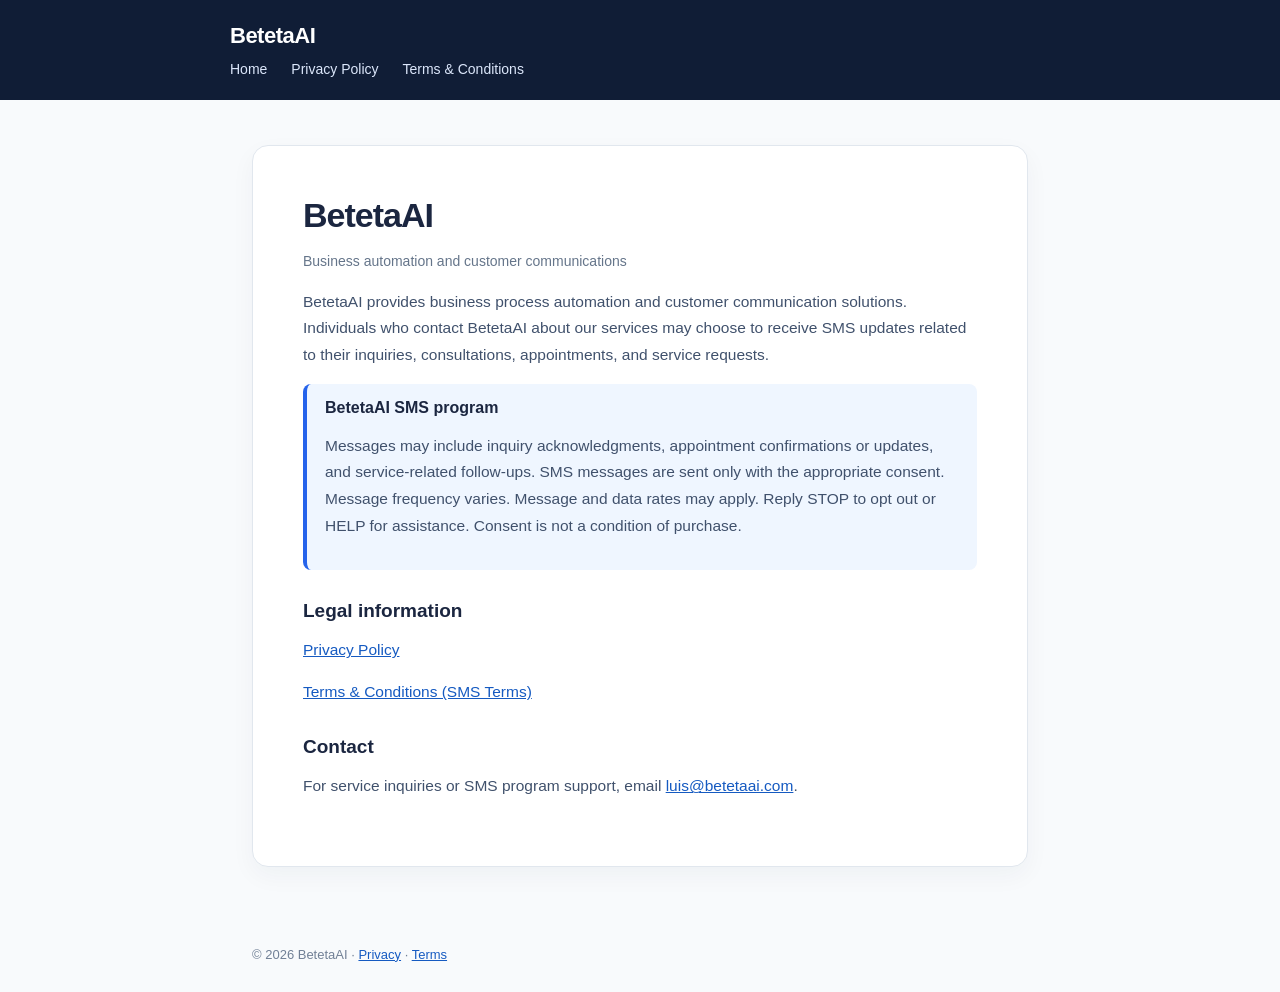
<file: index.html>
<!doctype html>
<html lang="en">
<head>
  <meta charset="utf-8">
  <meta name="viewport" content="width=device-width,initial-scale=1">
  <title>BetetaAI | Customer Communications</title>
  <meta name="description" content="BetetaAI automation services and SMS communications information.">
  <link rel="stylesheet" href="style.css">
</head>
<body>
  <header>
    <a class="logo" href="index.html">BetetaAI</a>
    <nav>
      <a href="index.html">Home</a>
      <a href="privacy.html">Privacy Policy</a>
      <a href="terms.html">Terms &amp; Conditions</a>
    </nav>
  </header>
  <main>
    <article>
      <h1>BetetaAI</h1>
      <p class="muted">Business automation and customer communications</p>
      <p>BetetaAI provides business process automation and customer communication solutions. Individuals who contact BetetaAI about our services may choose to receive SMS updates related to their inquiries, consultations, appointments, and service requests.</p>
      <div class="callout">
        <strong>BetetaAI SMS program</strong>
        <p>Messages may include inquiry acknowledgments, appointment confirmations or updates, and service-related follow-ups. SMS messages are sent only with the appropriate consent. Message frequency varies. Message and data rates may apply. Reply STOP to opt out or HELP for assistance. Consent is not a condition of purchase.</p>
      </div>
      <h2>Legal information</h2>
      <p><a href="privacy.html">Privacy Policy</a></p>
      <p><a href="terms.html">Terms &amp; Conditions (SMS Terms)</a></p>
      <h2>Contact</h2>
      <p>For service inquiries or SMS program support, email <a href="mailto:luis@betetaai.com">luis@betetaai.com</a>.</p>
    </article>
  </main>
  <footer>© 2026 BetetaAI · <a href="privacy.html">Privacy</a> · <a href="terms.html">Terms</a></footer>
</body>
</html>
</file>
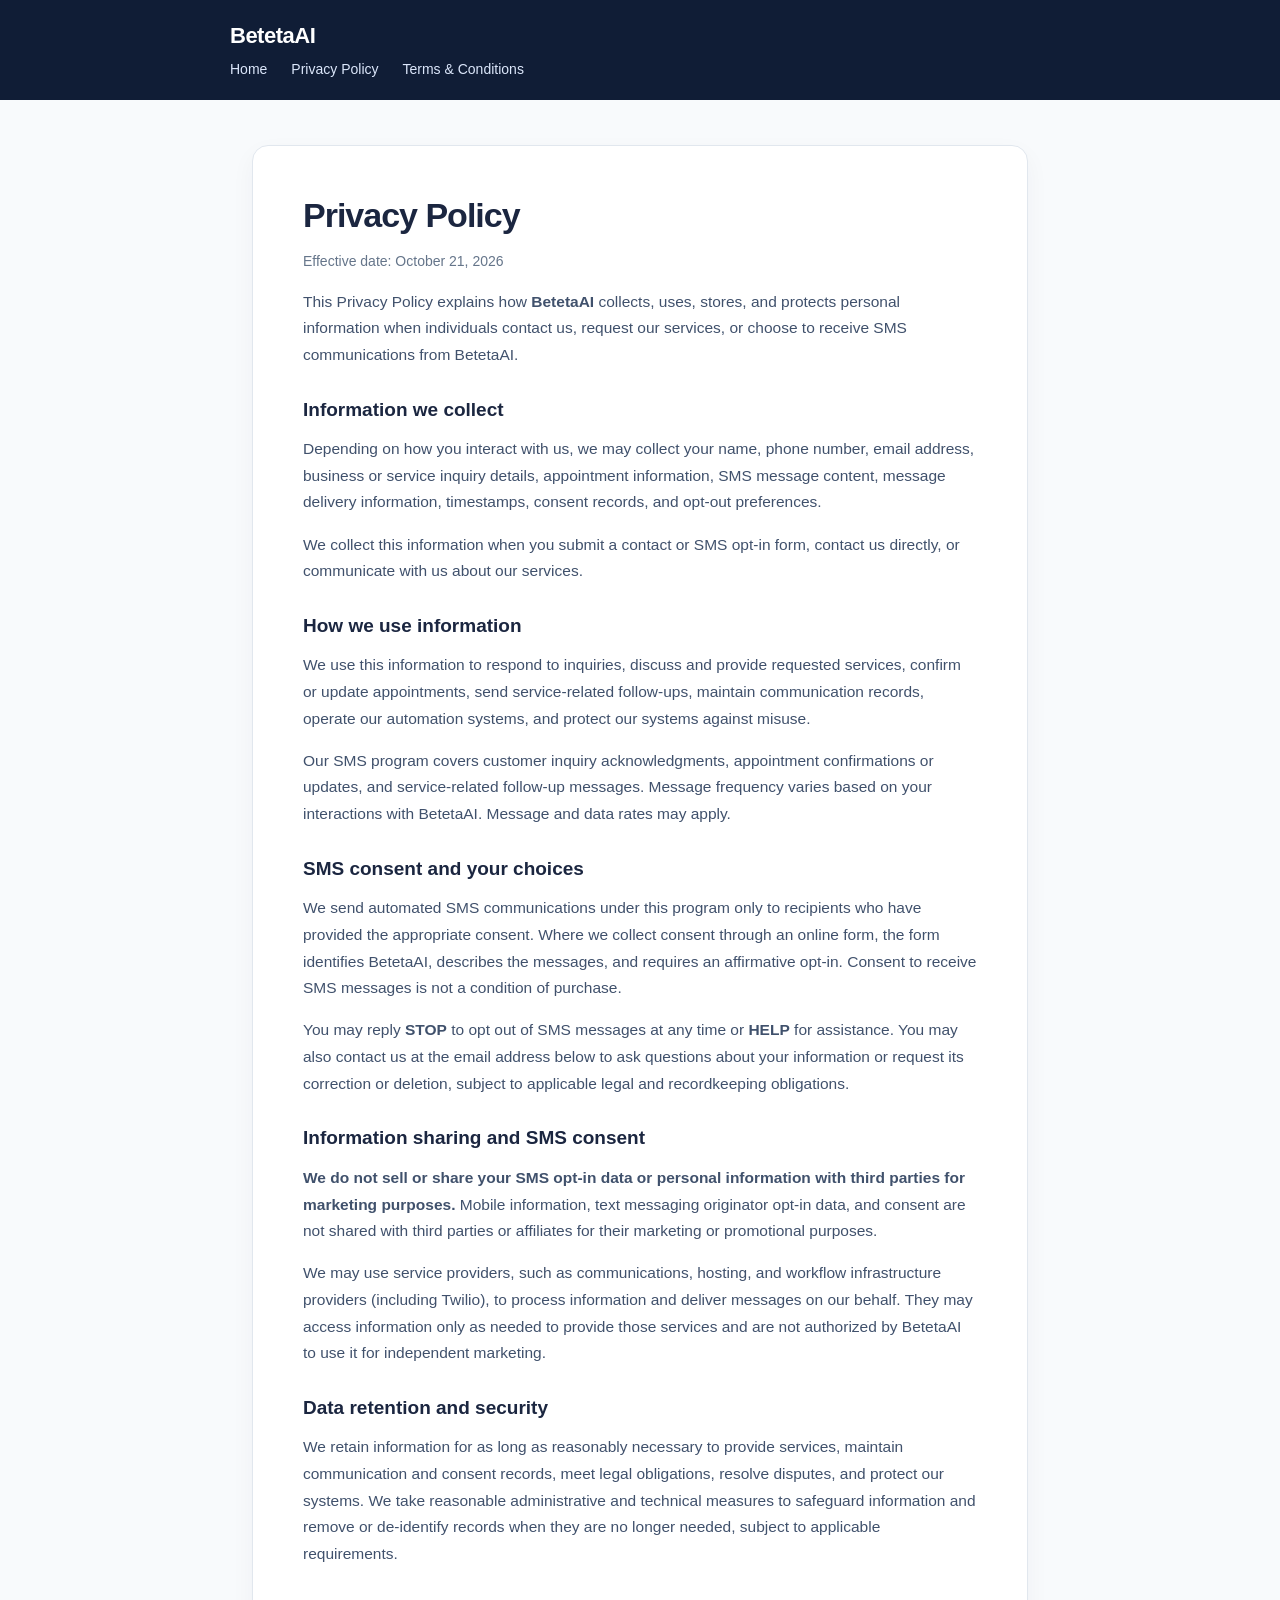
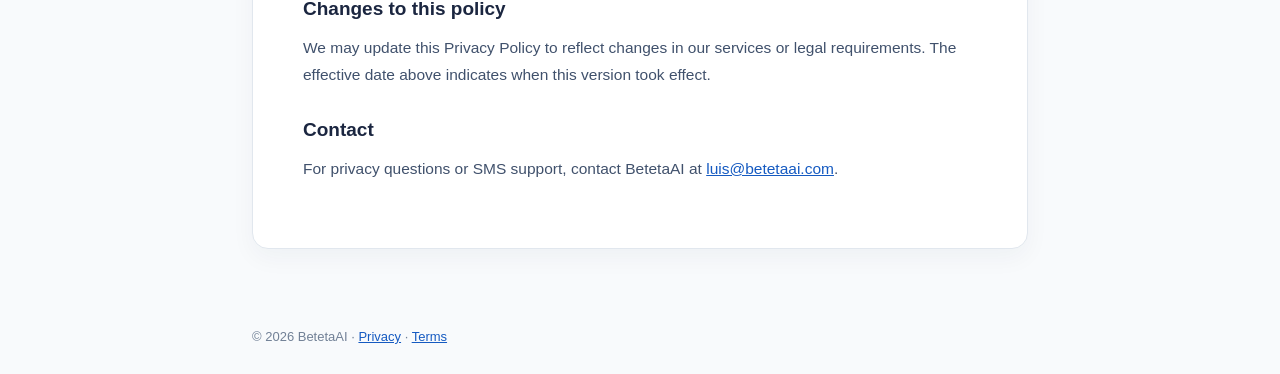
<file: privacy.html>
<!doctype html>
<html lang="en">
<head>
  <meta charset="utf-8">
  <meta name="viewport" content="width=device-width,initial-scale=1">
  <title>Privacy Policy | BetetaAI</title>
  <meta name="description" content="How BetetaAI handles customer information and SMS messaging consent.">
  <link rel="stylesheet" href="style.css">
</head>
<body>
  <header>
    <a class="logo" href="index.html">BetetaAI</a>
    <nav>
      <a href="index.html">Home</a>
      <a href="privacy.html">Privacy Policy</a>
      <a href="terms.html">Terms &amp; Conditions</a>
    </nav>
  </header>
  <main>
    <article>
      <h1>Privacy Policy</h1>
      <p class="muted">Effective date: October 21, 2026</p>
      <p>This Privacy Policy explains how <strong>BetetaAI</strong> collects, uses, stores, and protects personal information when individuals contact us, request our services, or choose to receive SMS communications from BetetaAI.</p>

      <h2>Information we collect</h2>
      <p>Depending on how you interact with us, we may collect your name, phone number, email address, business or service inquiry details, appointment information, SMS message content, message delivery information, timestamps, consent records, and opt-out preferences.</p>
      <p>We collect this information when you submit a contact or SMS opt-in form, contact us directly, or communicate with us about our services.</p>

      <h2>How we use information</h2>
      <p>We use this information to respond to inquiries, discuss and provide requested services, confirm or update appointments, send service-related follow-ups, maintain communication records, operate our automation systems, and protect our systems against misuse.</p>
      <p>Our SMS program covers customer inquiry acknowledgments, appointment confirmations or updates, and service-related follow-up messages. Message frequency varies based on your interactions with BetetaAI. Message and data rates may apply.</p>

      <h2>SMS consent and your choices</h2>
      <p>We send automated SMS communications under this program only to recipients who have provided the appropriate consent. Where we collect consent through an online form, the form identifies BetetaAI, describes the messages, and requires an affirmative opt-in. Consent to receive SMS messages is not a condition of purchase.</p>
      <p>You may reply <strong>STOP</strong> to opt out of SMS messages at any time or <strong>HELP</strong> for assistance. You may also contact us at the email address below to ask questions about your information or request its correction or deletion, subject to applicable legal and recordkeeping obligations.</p>

      <h2>Information sharing and SMS consent</h2>
      <p><strong>We do not sell or share your SMS opt-in data or personal information with third parties for marketing purposes.</strong> Mobile information, text messaging originator opt-in data, and consent are not shared with third parties or affiliates for their marketing or promotional purposes.</p>
      <p>We may use service providers, such as communications, hosting, and workflow infrastructure providers (including Twilio), to process information and deliver messages on our behalf. They may access information only as needed to provide those services and are not authorized by BetetaAI to use it for independent marketing.</p>

      <h2>Data retention and security</h2>
      <p>We retain information for as long as reasonably necessary to provide services, maintain communication and consent records, meet legal obligations, resolve disputes, and protect our systems. We take reasonable administrative and technical measures to safeguard information and remove or de-identify records when they are no longer needed, subject to applicable requirements.</p>

      <h2>Changes to this policy</h2>
      <p>We may update this Privacy Policy to reflect changes in our services or legal requirements. The effective date above indicates when this version took effect.</p>

      <h2>Contact</h2>
      <p>For privacy questions or SMS support, contact BetetaAI at <a href="mailto:luis@betetaai.com">luis@betetaai.com</a>.</p>
    </article>
  </main>
  <footer>© 2026 BetetaAI · <a href="privacy.html">Privacy</a> · <a href="terms.html">Terms</a></footer>
</body>
</html>
</file>
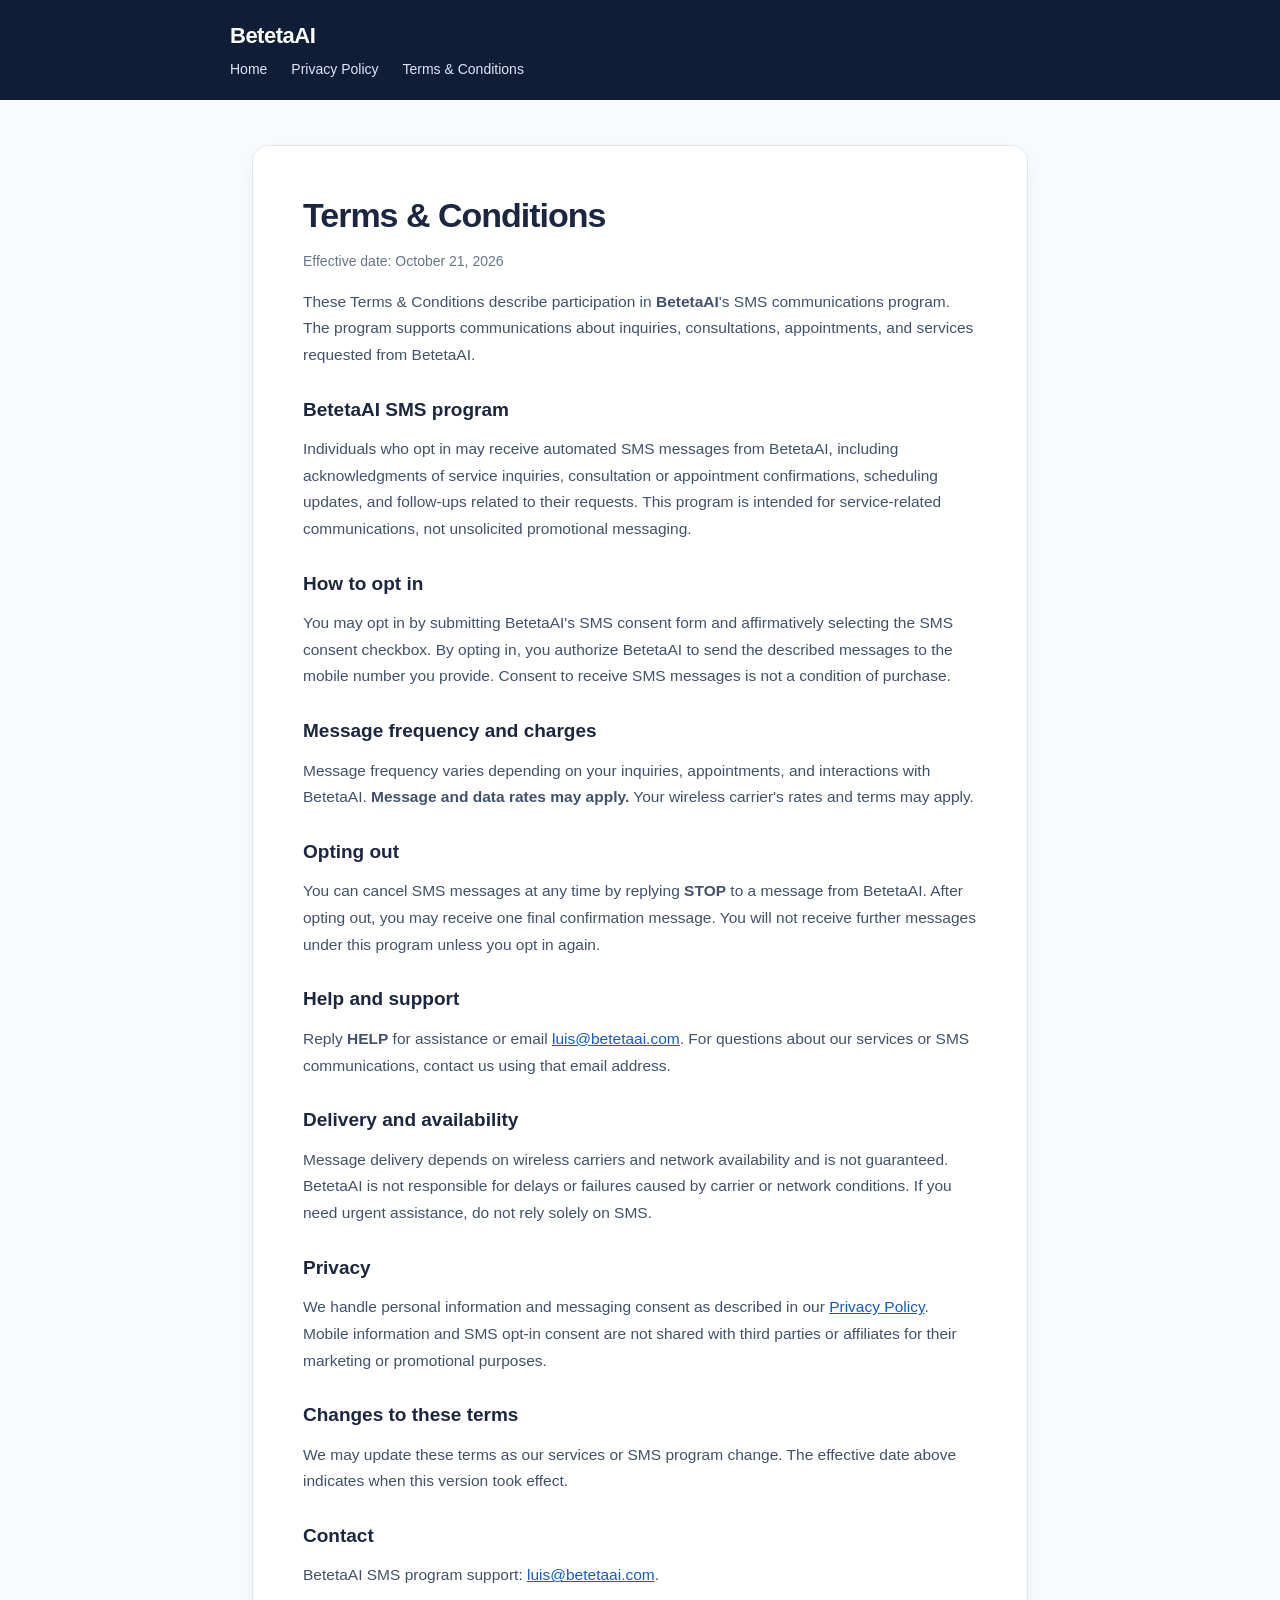
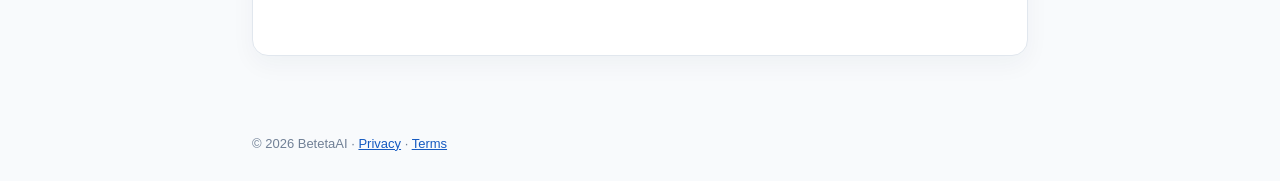
<file: terms.html>
<!doctype html>
<html lang="en">
<head>
  <meta charset="utf-8">
  <meta name="viewport" content="width=device-width,initial-scale=1">
  <title>Terms &amp; Conditions | BetetaAI</title>
  <meta name="description" content="Terms and conditions for BetetaAI services and SMS communications.">
  <link rel="stylesheet" href="style.css">
</head>
<body>
  <header>
    <a class="logo" href="index.html">BetetaAI</a>
    <nav>
      <a href="index.html">Home</a>
      <a href="privacy.html">Privacy Policy</a>
      <a href="terms.html">Terms &amp; Conditions</a>
    </nav>
  </header>
  <main>
    <article>
      <h1>Terms &amp; Conditions</h1>
      <p class="muted">Effective date: October 21, 2026</p>
      <p>These Terms &amp; Conditions describe participation in <strong>BetetaAI</strong>'s SMS communications program. The program supports communications about inquiries, consultations, appointments, and services requested from BetetaAI.</p>

      <h2>BetetaAI SMS program</h2>
      <p>Individuals who opt in may receive automated SMS messages from BetetaAI, including acknowledgments of service inquiries, consultation or appointment confirmations, scheduling updates, and follow-ups related to their requests. This program is intended for service-related communications, not unsolicited promotional messaging.</p>

      <h2>How to opt in</h2>
      <p>You may opt in by submitting BetetaAI's SMS consent form and affirmatively selecting the SMS consent checkbox. By opting in, you authorize BetetaAI to send the described messages to the mobile number you provide. Consent to receive SMS messages is not a condition of purchase.</p>

      <h2>Message frequency and charges</h2>
      <p>Message frequency varies depending on your inquiries, appointments, and interactions with BetetaAI. <strong>Message and data rates may apply.</strong> Your wireless carrier's rates and terms may apply.</p>

      <h2>Opting out</h2>
      <p>You can cancel SMS messages at any time by replying <strong>STOP</strong> to a message from BetetaAI. After opting out, you may receive one final confirmation message. You will not receive further messages under this program unless you opt in again.</p>

      <h2>Help and support</h2>
      <p>Reply <strong>HELP</strong> for assistance or email <a href="mailto:luis@betetaai.com">luis@betetaai.com</a>. For questions about our services or SMS communications, contact us using that email address.</p>

      <h2>Delivery and availability</h2>
      <p>Message delivery depends on wireless carriers and network availability and is not guaranteed. BetetaAI is not responsible for delays or failures caused by carrier or network conditions. If you need urgent assistance, do not rely solely on SMS.</p>

      <h2>Privacy</h2>
      <p>We handle personal information and messaging consent as described in our <a href="privacy.html">Privacy Policy</a>. Mobile information and SMS opt-in consent are not shared with third parties or affiliates for their marketing or promotional purposes.</p>

      <h2>Changes to these terms</h2>
      <p>We may update these terms as our services or SMS program change. The effective date above indicates when this version took effect.</p>

      <h2>Contact</h2>
      <p>BetetaAI SMS program support: <a href="mailto:luis@betetaai.com">luis@betetaai.com</a>.</p>
    </article>
  </main>
  <footer>© 2026 BetetaAI · <a href="privacy.html">Privacy</a> · <a href="terms.html">Terms</a></footer>
</body>
</html>
</file>
<file: style.css>
:root {color-scheme:light; font-family:Inter,-apple-system,BlinkMacSystemFont,"Segoe UI",sans-serif; color:#1b2640; background:#f8fafc}
*{box-sizing:border-box} body{margin:0} header{background:#101d36;color:white;padding:23px max(22px,calc((100vw - 820px)/2));}
.logo{font-weight:800;font-size:22px;letter-spacing:-.5px;color:white;text-decoration:none} nav{display:flex;gap:24px;flex-wrap:wrap;margin-top:12px} nav a{color:#dce7fb;text-decoration:none;font-size:14px} nav a:hover{text-decoration:underline}
main{max-width:820px;margin:45px auto 80px;padding:0 22px} article{background:white;border:1px solid #e1e7ee;border-radius:16px;padding:clamp(22px,4vw,50px);box-shadow:0 9px 24px #192a480b}
h1{font-size:34px;letter-spacing:-1px;margin:0 0 9px} h2{margin:30px 0 12px;font-size:19px} p,li{color:#40516c;line-height:1.72;font-size:15.5px} ul{padding-left:23px} a{color:#155ac1} small,.muted{color:#65758a;font-size:14px} footer{max-width:820px;margin:0 auto 30px;padding:0 22px;color:#718096;font-size:13px} .callout{background:#eff6ff;border-left:4px solid #2563eb;padding:15px 18px;border-radius:8px} .warning{background:#fff7ed;border:1px solid #fdba74;padding:12px 16px;border-radius:8px}
</file>
